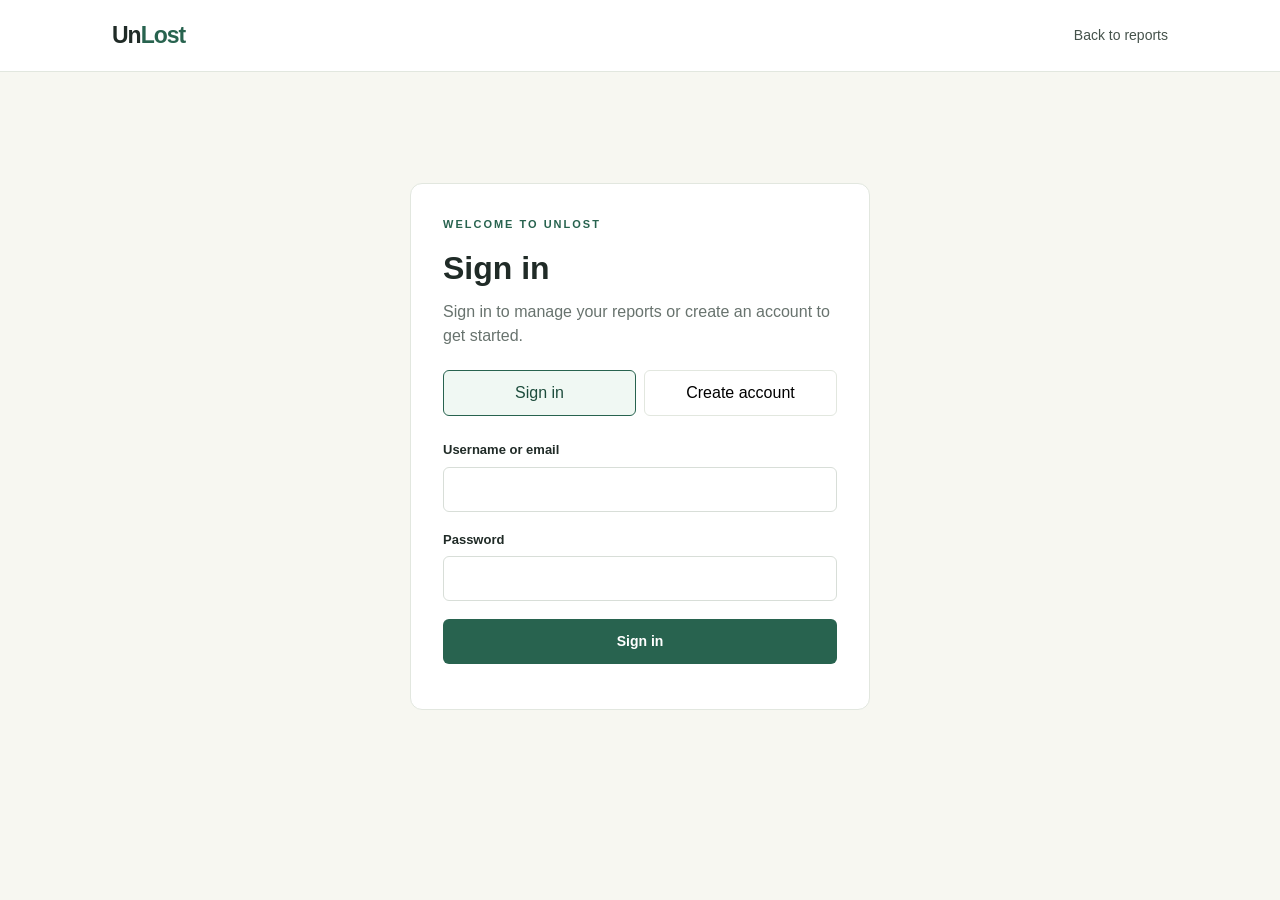
<file: src/main/webapp/auth.html>
<!DOCTYPE html>
<html lang="en">
<head>
    <meta charset="UTF-8">
    <meta name="viewport" content="width=device-width, initial-scale=1.0">
    <title>Sign in | UnLost</title>
    <link rel="stylesheet" href="style.css">
</head>
<body class="auth-page">
    <header class="site-header">
        <div class="header-inner">
            <a class="logo" href="index.html">Un<span>Lost</span></a>
            <nav><a href="index.html">Back to reports</a></nav>
        </div>
    </header>

    <main class="auth-main">
        <section class="auth-card">
            <p class="eyebrow">Welcome to UnLost</p>
            <h1 id="auth-heading">Sign in</h1>
            <p class="auth-subtitle">Sign in to manage your reports or create an account to get started.</p>

            <div class="auth-tabs">
                <button id="show-login" class="auth-tab active" type="button">Sign in</button>
                <button id="show-register" class="auth-tab" type="button">Create account</button>
            </div>

            <form id="login-form">
                <div class="field">
                    <label for="login">Username or email</label>
                    <input id="login" name="login" autocomplete="username" required>
                </div>
                <div class="field">
                    <label for="login-password">Password</label>
                    <input id="login-password" name="password" type="password" autocomplete="current-password" required>
                </div>
                <button class="primary-button full-button" type="submit">Sign in</button>
            </form>

            <form id="register-form" hidden>
                <div class="field">
                    <label for="username">Username</label>
                    <input id="username" name="username" minlength="3" maxlength="30"
                        pattern="[A-Za-z0-9_]{3,30}" autocomplete="username" required>
                    <small>3–30 characters: letters, numbers and underscores.</small>
                </div>
                <div class="field">
                    <label for="email">Email</label>
                    <input id="email" name="email" type="email" maxlength="254" autocomplete="email" required>
                </div>
                <div class="field">
                    <label for="register-password">Password</label>
                    <input id="register-password" name="password" type="password" minlength="8"
                        maxlength="128" autocomplete="new-password" required>
                    <small>Use at least 8 characters.</small>
                </div>
                <button class="primary-button full-button" type="submit">Create account</button>
            </form>

            <p id="auth-message" class="form-message" role="status"></p>
        </section>
    </main>

    <script src="auth.js"></script>
</body>
</html>
</file>
<file: src/main/webapp/style.css>
* { box-sizing: border-box; }

:root {
    --ink: #202b27;
    --muted: #68736e;
    --green: #28634f;
    --green-dark: #1d4c3c;
    --cream: #f7f7f1;
    --line: #e2e7df;
}

html { scroll-behavior: smooth; }
body {
    margin: 0;
    font-family: Arial, Helvetica, sans-serif;
    color: var(--ink);
    background: #ffffff;
    line-height: 1.5;
}
a { color: inherit; text-decoration: none; }
.site-header { background: white; border-bottom: 1px solid var(--line); }
.header-inner {
    max-width: 1100px; margin: auto; padding: 18px 22px;
    display: flex; align-items: center; justify-content: space-between; gap: 20px;
}
.logo { font-size: 23px; font-weight: 800; letter-spacing: -1px; }
.logo span { color: var(--green); }
nav { display: flex; gap: 24px; font-size: 14px; color: #45524b; }
nav a:hover { color: var(--green); }
.hero { padding: 75px 22px 80px; text-align: center; background: var(--cream); }
.eyebrow {
    color: var(--green); text-transform: uppercase; font-size: 11px;
    letter-spacing: 2px; font-weight: 700; margin: 0 0 12px;
}
.hero h1 { font-size: clamp(38px, 6vw, 62px); line-height: 1.08; letter-spacing: -2px; margin: 0; }
.hero h1 span { color: var(--green); }
.hero-text { max-width: 540px; margin: 20px auto 26px; color: var(--muted); }
.primary-button, .dark-button {
    display: inline-block; border: 0; border-radius: 6px; padding: 12px 18px;
    font: inherit; font-size: 14px; font-weight: 700; cursor: pointer;
}
.primary-button { color: white; background: var(--green); }
.primary-button:hover { background: var(--green-dark); }
.dark-button { color: white; background: var(--ink); }
.dark-button:hover { background: #394740; }
.page-section, .report-section { max-width: 1100px; margin: auto; padding: 65px 22px; }
.section-heading { display: flex; align-items: end; justify-content: space-between; gap: 15px; margin-bottom: 25px; }
h2 { font-size: 30px; letter-spacing: -0.8px; margin: 0; }
.count { color: var(--muted); font-size: 13px; }
.filters { display: grid; grid-template-columns: 2fr 1fr 1fr auto; gap: 10px; margin-bottom: 25px; }
input, select, textarea {
    width: 100%; border: 1px solid #d8ded8; border-radius: 6px;
    padding: 11px 12px; font: inherit; font-size: 14px; background: white; color: var(--ink);
}
input:focus, select:focus, textarea:focus { outline: 2px solid #b8d7c8; border-color: var(--green); }
.items-grid { display: grid; grid-template-columns: repeat(3, minmax(0, 1fr)); gap: 16px; }
.item-card {
    border: 1px solid var(--line); border-radius: 9px; padding: 20px; background: white;
    display: flex; flex-direction: column; min-height: 230px;
}
.card-top { display: flex; align-items: center; justify-content: space-between; gap: 8px; margin-bottom: 13px; }
.tag { display: inline-block; padding: 5px 9px; border-radius: 20px; font-size: 11px; font-weight: 700; }
.tag.lost { color: #96502b; background: #fff0e5; }
.tag.found { color: #216247; background: #e6f5eb; }
.category { color: var(--muted); font-size: 12px; }
.item-card h3 { font-size: 19px; margin: 0 0 7px; }
.description { color: #59645e; font-size: 14px; margin: 0 0 16px; overflow-wrap: anywhere; }
.item-details { margin-top: auto; border-top: 1px solid #edf0eb; padding-top: 12px; color: var(--muted); font-size: 12px; }
.item-details p { margin: 4px 0; overflow-wrap: anywhere; }
.return-button {
    border: 1px solid #b8d4c5; color: var(--green-dark); background: #f0f8f3;
    border-radius: 5px; padding: 8px 10px; margin-top: 12px; cursor: pointer;
    font: inherit; font-size: 12px; font-weight: 700;
}
.message { color: var(--muted); padding: 20px 0; grid-column: 1 / -1; }
.report-section {
    max-width: none; background: var(--cream); display: grid; grid-template-columns: 0.8fr 1.2fr;
    gap: 50px; padding-left: max(22px, calc((100% - 1056px) / 2));
    padding-right: max(22px, calc((100% - 1056px) / 2));
}
.report-intro p:not(.eyebrow) { color: var(--muted); max-width: 360px; }
.small-note { border-left: 3px solid #b7cbbb; padding: 10px 12px; color: #59645e; font-size: 12px; margin-top: 25px; max-width: 360px; }
.report-form { background: white; border: 1px solid var(--line); border-radius: 10px; padding: 24px; }
.form-row { display: grid; grid-template-columns: 1fr 1fr; gap: 15px; }
.field { margin-bottom: 16px; }
.field label { display: block; font-size: 13px; font-weight: 700; margin-bottom: 7px; }
textarea { resize: vertical; }
.form-message { font-size: 13px; margin-bottom: 0; }
.form-message.success { color: var(--green); }
.form-message.error { color: #b13b32; }
footer { background: #202b27; color: white; text-align: center; padding: 25px 20px; font-size: 13px; }
footer p { margin: 4px 0; }
.footer-small { color: #c2cbc5; font-size: 12px; }

@media (max-width: 800px) {
    .filters { grid-template-columns: 1fr 1fr; }
    .items-grid { grid-template-columns: repeat(2, minmax(0, 1fr)); }
    .report-section { grid-template-columns: 1fr; gap: 25px; }
}
@media (max-width: 520px) {
    .header-inner { align-items: flex-start; flex-direction: column; }
    nav { gap: 18px; }
    .hero { padding: 55px 18px; }
    .section-heading { align-items: flex-start; flex-direction: column; }
    .filters, .items-grid, .form-row { grid-template-columns: 1fr; }
    .page-section, .report-section { padding: 45px 18px; }
    .report-form { padding: 18px; }
}


.text-button {
    border: 0;
    background: none;
    color: #45524b;
    font: inherit;
    font-size: 14px;
    cursor: pointer;
    padding: 0;
}
.text-button:hover { color: var(--green); }
[hidden] { display: none !important; }
.login-required {
    background: white;
    border: 1px solid var(--line);
    border-radius: 10px;
    padding: 26px;
    align-self: start;
}
.login-required p { color: var(--muted); }
.image-preview {
    display: block;
    max-width: 260px;
    max-height: 220px;
    object-fit: contain;
    margin-top: 12px;
    border: 1px solid var(--line);
    border-radius: 8px;
}
.item-image {
    display: block;
    width: 100%;
    max-height: 230px;
    object-fit: contain;
    background: #f4f6f2;
    border-radius: 7px;
    margin: 4px 0 14px;
}
.auth-page { min-height: 100vh; background: var(--cream); }
.auth-main {
    min-height: calc(100vh - 150px);
    display: grid;
    place-items: center;
    padding: 42px 20px;
}
.auth-card {
    width: min(100%, 460px);
    background: white;
    border: 1px solid var(--line);
    border-radius: 12px;
    padding: 32px;
}
.auth-card h1 { font-size: 32px; margin: 0; }
.auth-subtitle { color: var(--muted); margin: 8px 0 22px; }
.auth-tabs { display: grid; grid-template-columns: 1fr 1fr; gap: 8px; margin-bottom: 24px; }
.auth-tab {
    border: 1px solid var(--line);
    background: white;
    border-radius: 6px;
    padding: 10px;
    cursor: pointer;
    font: inherit;
}
.auth-tab.active { color: var(--green-dark); border-color: var(--green); background: #f0f8f3; }
.full-button { width: 100%; }
.field small { display: block; margin-top: 6px; color: var(--muted); font-size: 12px; }
.auth-card .field { margin-bottom: 18px; }
.section-description { color: var(--muted); margin-top: 8px; }
.status-open, .status-resolved {
    padding: 5px 9px;
    border-radius: 20px;
    font-size: 11px;
    font-weight: 700;
}
.status-open { color: #216247; background: #e6f5eb; }
.status-resolved { color: #5c6470; background: #edf0f3; }
.delete-button {
    border: 1px solid #e7c5c2;
    color: #a43f38;
    background: #fff7f6;
    border-radius: 5px;
    padding: 8px 10px;
    margin-top: 9px;
    cursor: pointer;
    font: inherit;
    font-size: 12px;
    font-weight: 700;
}
@media (max-width: 520px) {
    .auth-card { padding: 22px; }
}
</file>
